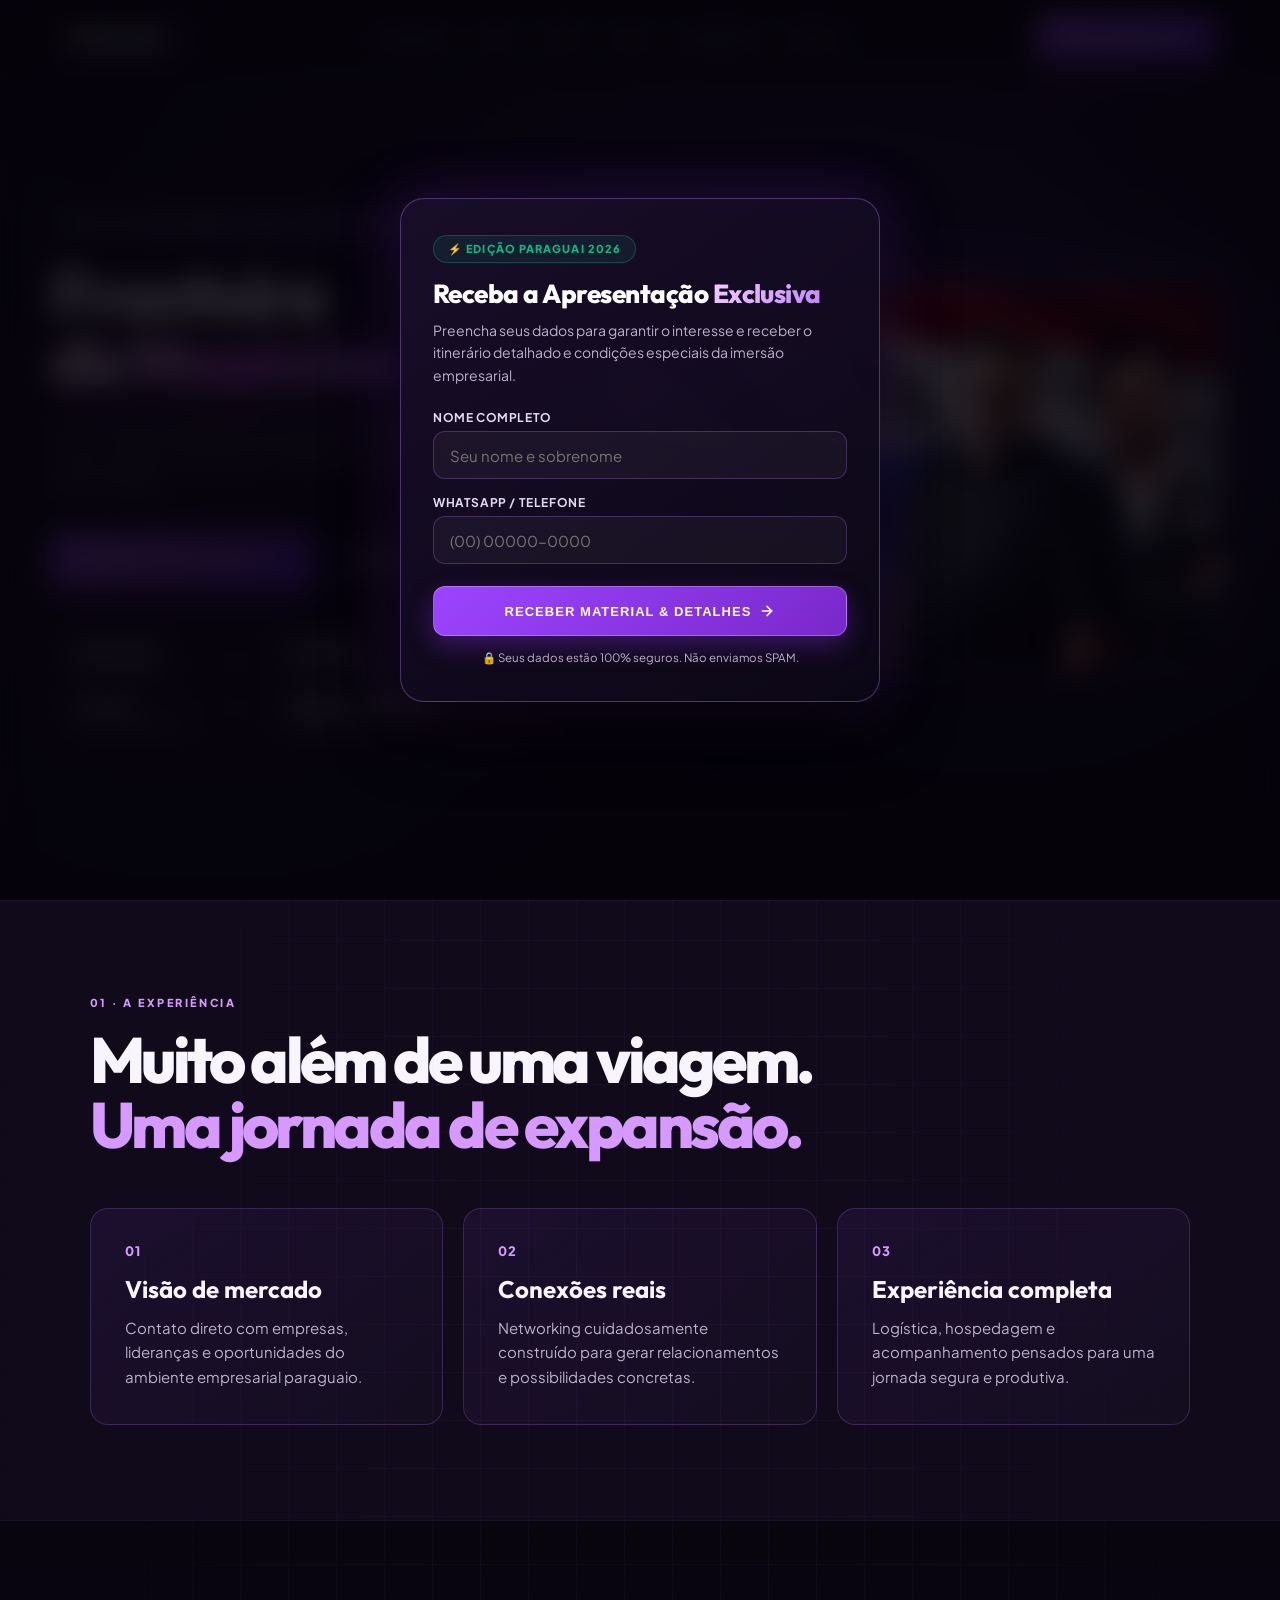
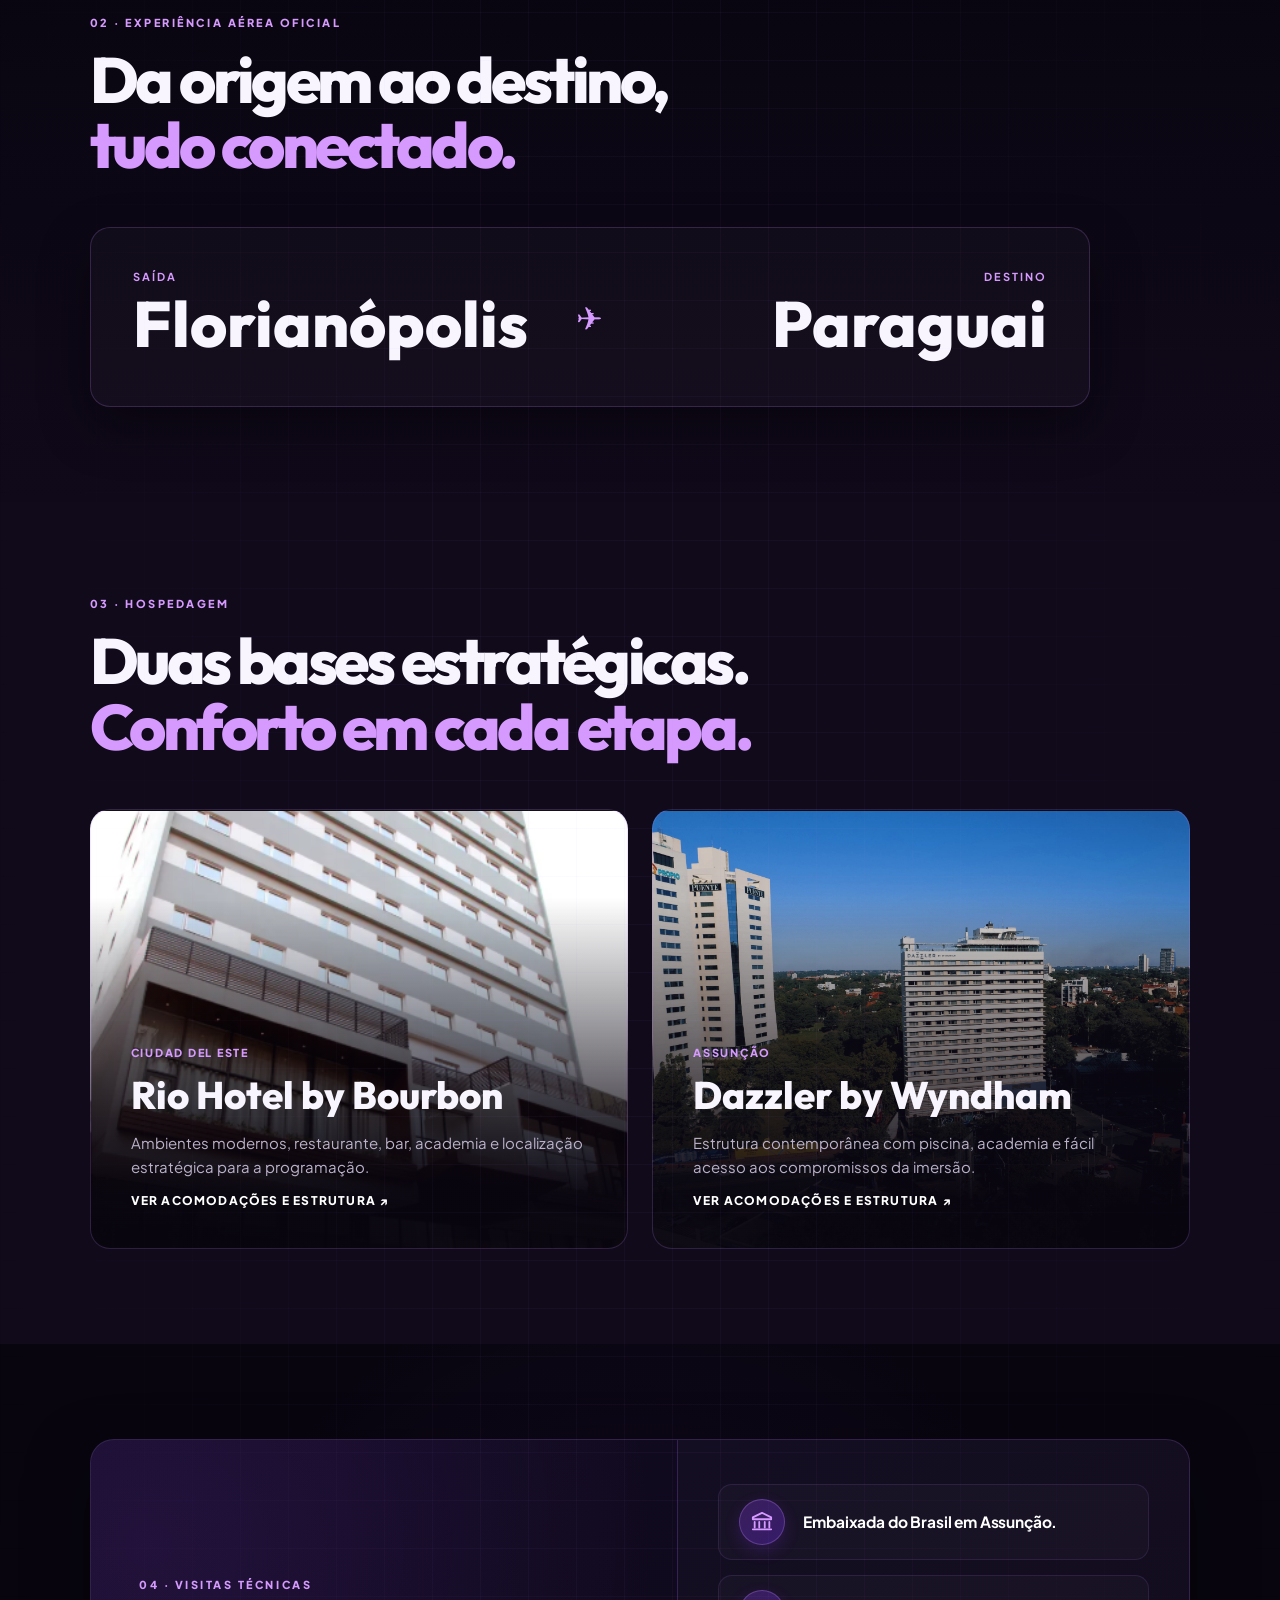
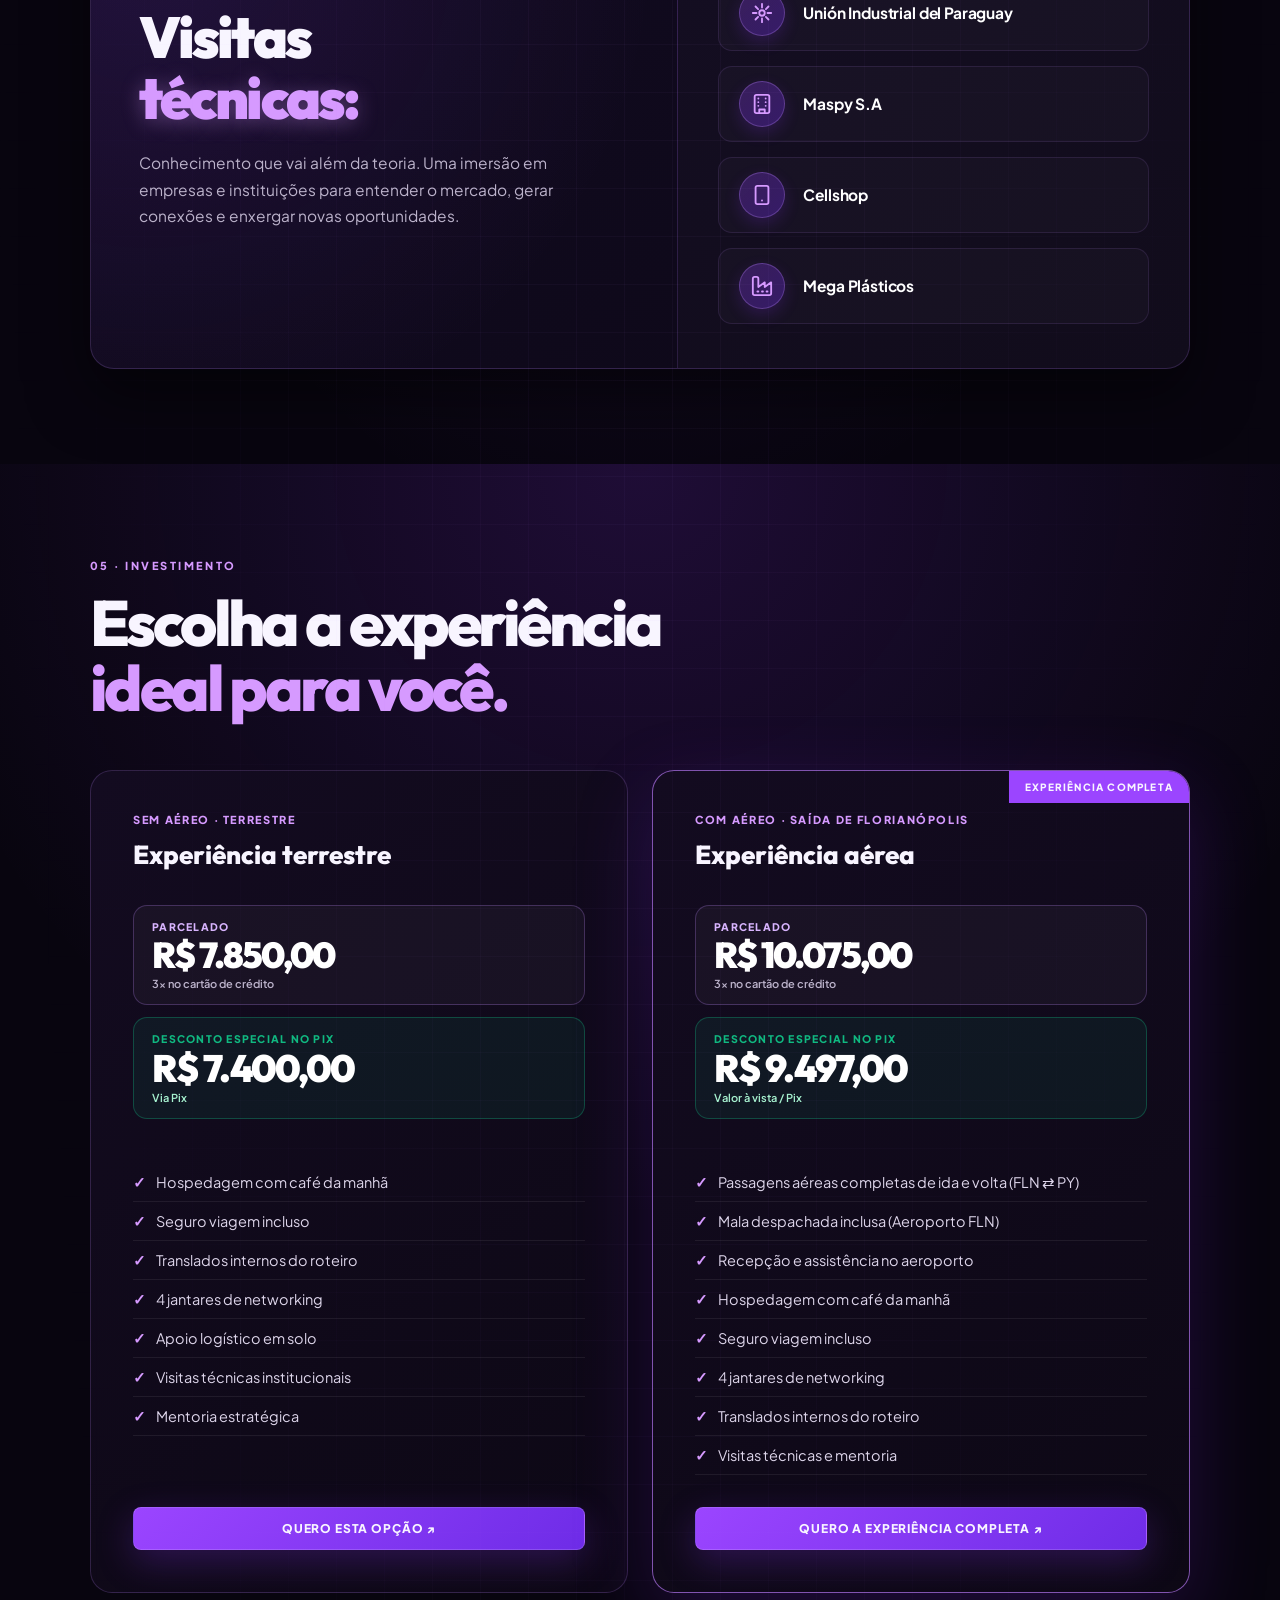
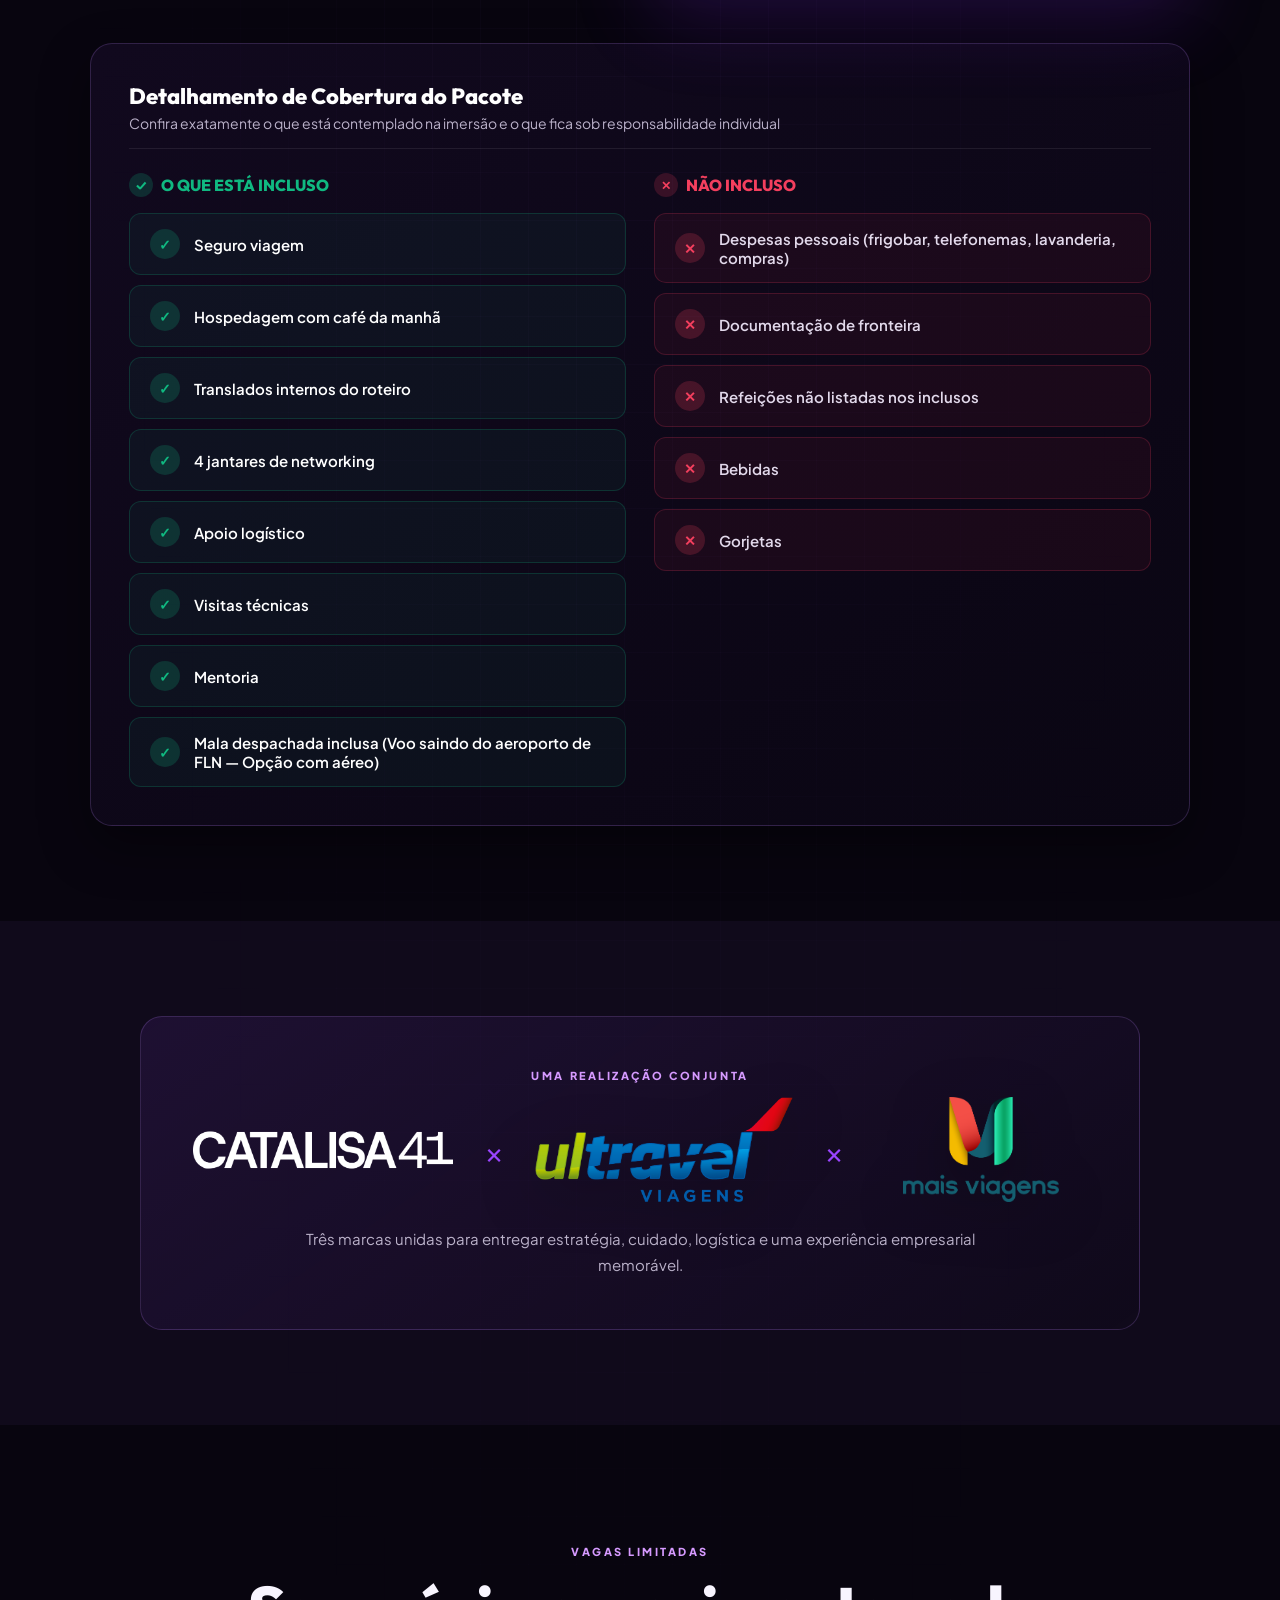
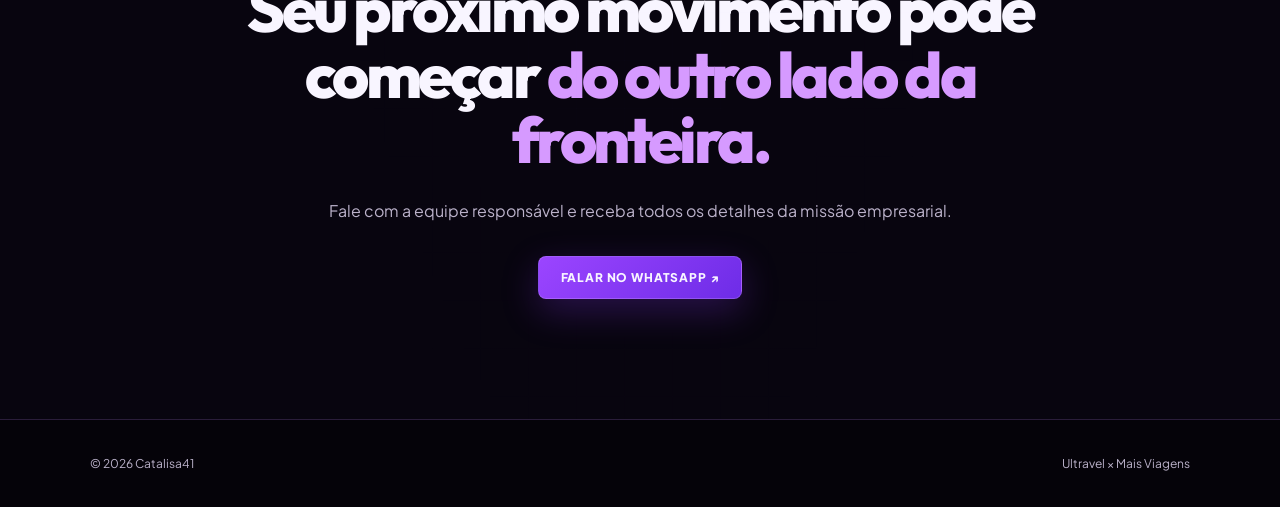
<file: index.html>
<!doctype html>
<html lang="pt-BR">

<head>
  <meta charset="UTF-8">
  <meta name="viewport" content="width=device-width,initial-scale=1">
  <meta name="description" content="Catalisa41 — Fronteira de Negócios. Imersão empresarial no Paraguai 2026.">
  <meta name="theme-color" content="#08050f">
  <link rel="icon" type="image/png" href="./favicon.png">
  <link rel="apple-touch-icon" href="./favicon.png">
  <title>Catalisa41 | Fronteira de Negócios — Paraguai 2026</title>
  <link rel="preconnect" href="https://fonts.googleapis.com">
  <link rel="preconnect" href="https://fonts.gstatic.com" crossorigin>
  <link
    href="https://fonts.googleapis.com/css2?family=Outfit:wght@500;600;700;800;900&family=Plus+Jakarta+Sans:wght@400;500;600;700;800&display=swap"
    rel="stylesheet">
  <script src="./tracking-config.js"></script>
  <style>
    :root {
      --bg: #08050f;
      --panel: #100a1b;
      --panel2: #160d25;
      --violet: #9b45ff;
      --violet2: #6e2ce7;
      --pink: #d69aff;
      --text: #f8f5ff;
      --muted: #bbb2ca;
      --line: rgba(190, 135, 255, 0.2);
    }

    * {
      box-sizing: border-box;
    }

    html {
      scroll-behavior: smooth;
    }

    body {
      margin: 0;
      background: radial-gradient(circle at 80% 15%, rgba(155, 69, 255, 0.12), transparent 45%),
        radial-gradient(circle at 15% 55%, rgba(110, 44, 231, 0.1), transparent 50%),
        var(--bg);
      background-attachment: fixed;
      color: var(--text);
      font-family: 'Plus Jakarta Sans', Inter, -apple-system, BlinkMacSystemFont, sans-serif;
      overflow-x: hidden;
      -webkit-font-smoothing: antialiased;
    }

    a {
      color: inherit;
      text-decoration: none;
    }

    img {
      max-width: 100%;
      display: block;
    }

    /* Header Nav */
    .nav {
      height: 76px;
      padding: 0 max(22px, 5vw);
      display: flex;
      align-items: center;
      justify-content: space-between;
      background: rgba(8, 5, 15, 0.9);
      border-bottom: 1px solid var(--line);
      position: sticky;
      top: 0;
      z-index: 50;
      backdrop-filter: blur(15px);
      -webkit-backdrop-filter: blur(15px);
    }

    .brand {
      font-family: 'Outfit', sans-serif;
      font-weight: 900;
      letter-spacing: -0.04em;
      font-size: 21px;
    }

    .brand span {
      color: var(--violet);
    }

    .nav-links {
      display: flex;
      gap: 26px;
      color: var(--muted);
      font-size: 13px;
      font-weight: 600;
    }

    .nav-links a {
      transition: color 0.2s;
    }

    .nav-links a:hover {
      color: #ffffff;
    }

    .nav-cta,
    .button {
      background: linear-gradient(135deg, var(--violet), var(--violet2));
      padding: 13px 22px;
      border-radius: 8px;
      font-size: 12px;
      font-weight: 800;
      letter-spacing: 0.07em;
      text-transform: uppercase;
      box-shadow: 0 12px 36px rgba(130, 52, 235, 0.28);
      display: inline-flex;
      align-items: center;
      justify-content: center;
      gap: 8px;
      border: 1px solid rgba(255, 255, 255, 0.15);
      cursor: pointer;
      transition: transform 0.2s, box-shadow 0.2s;
    }

    .nav-cta:hover,
    .button:hover {
      transform: translateY(-2px);
      box-shadow: 0 16px 42px rgba(130, 52, 235, 0.4);
    }

    /* Hero Section - Redesenhado Premium */
    #inicio {
      position: relative;
    }

    #inicio::before {
      content: "";
      position: absolute;
      inset: 0;
      background-image:
        linear-gradient(rgba(190, 135, 255, 0.04) 1px, transparent 1px),
        linear-gradient(90deg, rgba(190, 135, 255, 0.04) 1px, transparent 1px);
      background-size: 48px 48px;
      mask-image: radial-gradient(ellipse at 50% 30%, black 20%, transparent 75%);
      -webkit-mask-image: radial-gradient(ellipse at 50% 30%, black 20%, transparent 75%);
      pointer-events: none;
      z-index: 1;
    }

    #inicio::after {
      content: "";
      position: absolute;
      top: -120px;
      left: 50%;
      transform: translateX(-50%);
      width: 960px;
      height: 480px;
      background: radial-gradient(ellipse, rgba(155, 69, 255, 0.16) 0%, rgba(99, 102, 241, 0.08) 45%, transparent 75%);
      filter: blur(70px);
      pointer-events: none;
      z-index: 1;
    }

    .hero-section {
      display: grid;
      grid-template-columns: 0.88fr 1.12fr;
      align-items: center;
      gap: 50px;
      max-width: 1440px;
      margin: 0 auto;
      padding: 50px max(24px, 4vw) 70px;
      min-height: calc(100vh - 76px);
      position: relative;
      z-index: 2;
    }

    .hero-copy {
      position: relative;
      padding: 0;
      order: 1;
      max-width: 620px;
    }

    /* Eyebrow Badge */
    .hero-badge {
      display: inline-flex;
      align-items: center;
      gap: 10px;
      padding: 7px 16px;
      border-radius: 99px;
      background: rgba(155, 69, 255, 0.08);
      border: 1px solid rgba(190, 135, 255, 0.32);
      backdrop-filter: blur(12px);
      -webkit-backdrop-filter: blur(12px);
      box-shadow: 0 4px 20px rgba(155, 69, 255, 0.14), inset 0 1px 0 rgba(255, 255, 255, 0.12);
      margin-bottom: 24px;
    }

    .badge-pulse {
      width: 8px;
      height: 8px;
      border-radius: 50%;
      background: #10b981;
      box-shadow: 0 0 10px #10b981;
      position: relative;
      flex-shrink: 0;
    }

    .badge-pulse::after {
      content: "";
      position: absolute;
      inset: -3px;
      border-radius: 50%;
      border: 1.5px solid #10b981;
      opacity: 0.6;
      animation: beaconPulse 2.2s ease-out infinite;
    }

    @keyframes beaconPulse {
      0% {
        transform: scale(0.9);
        opacity: 0.8;
      }

      100% {
        transform: scale(2.3);
        opacity: 0;
      }
    }

    .badge-edition {
      font-size: 11px;
      font-weight: 800;
      letter-spacing: 0.18em;
      text-transform: uppercase;
      color: #ffffff;
    }

    .badge-sep {
      color: rgba(214, 154, 255, 0.45);
      font-size: 10px;
    }

    .badge-highlight {
      font-size: 10.5px;
      font-weight: 800;
      letter-spacing: 0.12em;
      text-transform: uppercase;
      color: var(--pink);
    }

    /* Headline */
    .hero-title {
      font-family: 'Outfit', sans-serif;
      font-size: clamp(3.2rem, 5.2vw, 5.4rem);
      line-height: 0.98;
      letter-spacing: -0.045em;
      margin: 0 0 22px;
      font-weight: 900;
      color: #ffffff;
    }

    .hero-title-highlight {
      display: inline-block;
      background: linear-gradient(135deg, #ffffff 0%, #f5d0fe 25%, #d946ef 55%, #c084fc 80%, #a855f7 100%);
      -webkit-background-clip: text;
      -webkit-text-fill-color: transparent;
      filter: drop-shadow(0 4px 28px rgba(217, 70, 239, 0.45));
    }

    /* Lead */
    .hero-lead {
      font-size: clamp(16px, 1.3vw, 18.5px);
      line-height: 1.7;
      color: #c7bdd8;
      margin: 0 0 34px;
      max-width: 540px;
      font-weight: 400;
    }

    /* Actions */
    .hero-actions {
      display: flex;
      gap: 16px;
      flex-wrap: wrap;
      align-items: center;
      margin-bottom: 38px;
    }

    .hero-btn-primary {
      background: linear-gradient(135deg, #9b45ff 0%, #7928ca 50%, #6320ee 100%);
      color: #ffffff;
      padding: 16px 28px;
      border-radius: 12px;
      font-size: 13px;
      font-weight: 800;
      letter-spacing: 0.07em;
      text-transform: uppercase;
      display: inline-flex;
      align-items: center;
      gap: 10px;
      border: 1px solid rgba(255, 255, 255, 0.28);
      box-shadow: 0 14px 34px rgba(121, 40, 202, 0.42), inset 0 1px 0 rgba(255, 255, 255, 0.35);
      cursor: pointer;
      position: relative;
      overflow: hidden;
      transition: transform 0.25s cubic-bezier(0.2, 0.8, 0.2, 1), box-shadow 0.25s ease;
    }

    .hero-btn-primary::after {
      content: "";
      position: absolute;
      top: 0;
      left: -100%;
      width: 100%;
      height: 100%;
      background: linear-gradient(90deg, transparent, rgba(255, 255, 255, 0.25), transparent);
      transition: 0.6s;
    }

    .hero-btn-primary:hover::after {
      left: 100%;
    }

    .hero-btn-primary:hover {
      transform: translateY(-2.5px);
      box-shadow: 0 20px 45px rgba(121, 40, 202, 0.65), inset 0 1px 0 rgba(255, 255, 255, 0.5);
    }

    .hero-btn-primary svg {
      transition: transform 0.25s ease;
    }

    .hero-btn-primary:hover svg {
      transform: translate(2px, -2px);
    }

    .hero-btn-secondary {
      background: rgba(255, 255, 255, 0.035);
      color: #f1edfa;
      padding: 16px 24px;
      border-radius: 12px;
      font-size: 13px;
      font-weight: 700;
      letter-spacing: 0.04em;
      display: inline-flex;
      align-items: center;
      gap: 8px;
      border: 1px solid rgba(190, 135, 255, 0.25);
      backdrop-filter: blur(12px);
      -webkit-backdrop-filter: blur(12px);
      cursor: pointer;
      transition: all 0.25s ease;
    }

    .hero-btn-secondary:hover {
      background: rgba(155, 69, 255, 0.12);
      border-color: rgba(214, 154, 255, 0.55);
      color: #ffffff;
      transform: translateY(-2px);
    }

    /* Executive Highlights Bar */
    .hero-highlights {
      display: grid;
      grid-template-columns: repeat(4, auto);
      align-items: center;
      gap: 18px;
      padding: 16px 22px;
      background: rgba(255, 255, 255, 0.025);
      border: 1px solid rgba(190, 135, 255, 0.18);
      border-radius: 16px;
      backdrop-filter: blur(10px);
      -webkit-backdrop-filter: blur(10px);
      box-shadow: inset 0 1px 0 rgba(255, 255, 255, 0.06);
      max-width: 580px;
    }

    .highlight-item {
      display: flex;
      flex-direction: column;
      gap: 3px;
    }

    .highlight-val {
      font-family: 'Outfit', sans-serif;
      font-size: 16px;
      font-weight: 800;
      color: #ffffff;
      letter-spacing: 0;
      word-spacing: 0.1em;
    }

    .highlight-lbl {
      font-size: 11px;
      color: var(--muted);
      font-weight: 500;
      letter-spacing: 0.02em;
    }

    .highlight-sep {
      width: 1px;
      height: 28px;
      background: rgba(190, 135, 255, 0.2);
    }

    /* Right Column: Hero Visual Stage (LARGE HIGH-RES PHOTO) */
    .hero-visual {
      position: relative;
      width: 100%;
      order: 2;
      display: flex;
      justify-content: center;
      align-items: center;
    }

    .hero-glow-aura {
      position: absolute;
      inset: -8%;
      background: radial-gradient(circle at 60% 45%, rgba(155, 69, 255, 0.35) 0%, rgba(59, 130, 246, 0.18) 50%, transparent 70%);
      filter: blur(60px);
      pointer-events: none;
      z-index: 1;
    }

    .hero-card-stage {
      position: relative;
      z-index: 2;
      width: 100%;
      border-radius: 24px;
      padding: 6px;
      background: linear-gradient(145deg, rgba(255, 255, 255, 0.12) 0%, rgba(155, 69, 255, 0.08) 50%, rgba(16, 10, 27, 0.9) 100%);
      border: 1px solid rgba(190, 135, 255, 0.35);
      box-shadow:
        0 30px 85px rgba(0, 0, 0, 0.75),
        0 0 65px rgba(155, 69, 255, 0.25),
        inset 0 1px 0 rgba(255, 255, 255, 0.25);
      transition: transform 0.4s ease, border-color 0.4s ease, box-shadow 0.4s ease;
    }

    .hero-card-stage:hover {
      transform: translateY(-4px);
      border-color: rgba(214, 154, 255, 0.6);
      box-shadow:
        0 40px 95px rgba(0, 0, 0, 0.85),
        0 0 85px rgba(155, 69, 255, 0.35);
    }

    .hero-image-canvas {
      position: relative;
      border-radius: 20px;
      overflow: hidden;
      background: #0d0818;
      width: 100%;
      aspect-ratio: 16 / 10;
      display: flex;
    }

    .hero-main-img {
      width: 100%;
      height: 100%;
      object-fit: cover;
      object-position: center 15%;
      display: block;
      transition: transform 0.5s cubic-bezier(0.16, 1, 0.3, 1);
    }

    .hero-card-stage:hover .hero-main-img {
      transform: scale(1.025);
    }

    /* Common Sections */
    section {
      padding: 95px max(22px, 7vw);
    }

    .section-label {
      color: var(--pink);
      font-size: 11px;
      letter-spacing: 0.23em;
      font-weight: 800;
      text-transform: uppercase;
    }

    .section-title {
      font-family: 'Outfit', sans-serif;
      font-size: clamp(2.3rem, 5vw, 4.6rem);
      letter-spacing: -0.055em;
      line-height: 1.02;
      margin: 18px 0 50px;
      font-weight: 800;
    }

    .section-title span {
      color: var(--pink);
    }

    /* 01 · A Experiência */
    .experience {
      background: var(--panel);
      border-top: 1px solid rgba(255, 255, 255, 0.04);
      border-bottom: 1px solid rgba(255, 255, 255, 0.04);
    }

    .feature-grid {
      display: grid;
      grid-template-columns: repeat(3, 1fr);
      gap: 20px;
    }

    .feature {
      padding: 34px;
      border: 1px solid var(--line);
      background: linear-gradient(145deg, rgba(155, 69, 255, 0.09), rgba(255, 255, 255, 0.015));
      border-radius: 18px;
      transition: transform 0.25s, border-color 0.25s;
    }

    .feature:hover {
      transform: translateY(-4px);
      border-color: rgba(190, 135, 255, 0.45);
    }

    .feature b {
      display: block;
      color: var(--pink);
      font-size: 13px;
      margin-bottom: 15px;
      font-weight: 800;
      letter-spacing: 0.1em;
    }

    .feature h3 {
      font-family: 'Outfit', sans-serif;
      font-size: 24px;
      margin: 0 0 12px;
      font-weight: 700;
    }

    .feature p {
      color: var(--muted);
      line-height: 1.65;
      margin: 0;
      font-size: 15px;
    }

    /* 02 · Rota Aérea */
    .route {
      background: linear-gradient(180deg, #08050f, #10091a);
    }

    .route-card {
      max-width: 1000px;
      border: 1px solid var(--line);
      border-radius: 20px;
      padding: 42px;
      background: rgba(255, 255, 255, 0.025);
      display: grid;
      grid-template-columns: 1fr auto 1fr;
      align-items: center;
      gap: 28px;
      box-shadow: 0 20px 50px rgba(0, 0, 0, 0.4);
    }

    .city small {
      display: block;
      color: var(--pink);
      letter-spacing: 0.18em;
      font-weight: 700;
      font-size: 11px;
    }

    .city strong {
      font-family: 'Outfit', sans-serif;
      font-size: clamp(2rem, 5vw, 4.2rem);
      font-weight: 800;
    }

    .city:last-child {
      text-align: right;
    }

    .flight {
      color: var(--pink);
      font-size: 32px;
      display: flex;
      justify-content: center;
    }

    /* 03 · Hospedagem */
    .hotels {
      background: var(--panel);
    }

    .hotel-grid {
      display: grid;
      grid-template-columns: 1fr 1fr;
      gap: 24px;
    }

    .hotel {
      min-height: 440px;
      padding: 40px;
      border-radius: 20px;
      border: 1px solid var(--line);
      background-image: linear-gradient(180deg, transparent 20%, rgba(8, 5, 15, 0.96) 88%), var(--hotel-image);
      background-size: cover;
      background-position: center;
      display: flex;
      flex-direction: column;
      justify-content: flex-end;
      cursor: pointer;
      transition: transform 0.3s, border-color 0.3s, box-shadow 0.3s;
      position: relative;
      overflow: hidden;
    }

    .hotel:hover {
      transform: translateY(-5px);
      border-color: rgba(190, 123, 255, 0.65);
      box-shadow: 0 20px 45px rgba(0, 0, 0, 0.5);
    }

    .hotel small {
      color: var(--pink);
      letter-spacing: 0.16em;
      font-weight: 800;
      font-size: 11px;
    }

    .hotel h3 {
      font-family: 'Outfit', sans-serif;
      font-size: clamp(1.8rem, 3vw, 3rem);
      margin: 12px 0;
      font-weight: 800;
    }

    .hotel p {
      color: var(--muted);
      line-height: 1.6;
      max-width: 540px;
      margin: 0;
      font-size: 15px;
    }

    .hotel .view {
      margin-top: 14px;
      color: #ffffff;
      font-size: 12px;
      font-weight: 800;
      letter-spacing: 0.1em;
      display: inline-flex;
      align-items: center;
      gap: 6px;
    }

    /* 04 · Visitas Técnicas (Novo e Exclusivo) */
    .visits {
      background: radial-gradient(circle at 50% 50%, rgba(155, 69, 255, 0.08), transparent 60%), #08050f;
    }

    .visits-card {
      max-width: 1100px;
      margin: 0 auto;
      border-radius: 24px;
      border: 1px solid var(--line);
      background: linear-gradient(145deg, #120b22, #0d0817);
      display: grid;
      grid-template-columns: 1.15fr 1fr;
      overflow: hidden;
      box-shadow: 0 25px 60px rgba(0, 0, 0, 0.5);
    }

    .visits-info {
      padding: 56px 48px;
      display: flex;
      flex-direction: column;
      justify-content: center;
      border-right: 1px solid rgba(190, 135, 255, 0.15);
      background: radial-gradient(circle at 10% 20%, rgba(155, 69, 255, 0.12), transparent 75%);
    }

    .visits-title {
      font-family: 'Outfit', sans-serif;
      font-size: clamp(2.4rem, 4.5vw, 4.2rem);
      letter-spacing: -0.05em;
      line-height: 1.05;
      margin: 16px 0 22px;
      font-weight: 900;
    }

    .visits-title span {
      color: var(--pink);
      text-shadow: 0 4px 20px rgba(214, 154, 255, 0.35);
    }

    .visits-desc {
      color: var(--muted);
      line-height: 1.7;
      font-size: 15.5px;
      margin: 0;
      max-width: 440px;
    }

    .visits-list {
      padding: 44px 40px;
      display: flex;
      flex-direction: column;
      justify-content: center;
      gap: 15px;
      background: rgba(255, 255, 255, 0.015);
    }

    .visit-item {
      display: flex;
      align-items: center;
      gap: 18px;
      padding: 14px 20px;
      border-radius: 14px;
      background: rgba(255, 255, 255, 0.025);
      border: 1px solid rgba(190, 135, 255, 0.12);
      transition: transform 0.25s ease, border-color 0.25s ease, background 0.25s ease;
    }

    .visit-item:hover {
      transform: translateX(6px);
      border-color: rgba(190, 135, 255, 0.45);
      background: rgba(155, 69, 255, 0.08);
    }

    .visit-icon {
      width: 46px;
      height: 46px;
      border-radius: 50%;
      background: linear-gradient(135deg, rgba(155, 69, 255, 0.25), rgba(110, 44, 231, 0.35));
      border: 1px solid rgba(190, 135, 255, 0.3);
      display: flex;
      align-items: center;
      justify-content: center;
      color: var(--pink);
      flex-shrink: 0;
      box-shadow: 0 6px 16px rgba(130, 52, 235, 0.2);
    }

    .visit-name {
      font-weight: 700;
      font-size: 15.5px;
      color: #ffffff;
      letter-spacing: -0.01em;
    }

    /* 05 · Investimento */
    .pricing {
      background: radial-gradient(circle at 50% 0, rgba(142, 53, 245, 0.17), transparent 35%), #08050f;
    }

    .price-grid {
      display: grid;
      grid-template-columns: 1fr 1fr;
      gap: 24px;
      max-width: 1100px;
      margin: 0 auto 50px;
    }

    .price-card {
      border: 1px solid var(--line);
      background: linear-gradient(145deg, #130b20, #0d0815);
      border-radius: 22px;
      padding: 42px;
      position: relative;
      overflow: hidden;
      display: flex;
      flex-direction: column;
    }

    .price-card.featured {
      border-color: rgba(190, 123, 255, 0.65);
      box-shadow: 0 25px 80px rgba(118, 37, 220, 0.22);
    }

    .badge {
      position: absolute;
      right: 0;
      top: 0;
      background: var(--violet);
      font-size: 10px;
      font-weight: 900;
      padding: 10px 16px;
      letter-spacing: 0.12em;
    }

    .price-card>small {
      color: var(--pink);
      font-weight: 800;
      letter-spacing: 0.15em;
      font-size: 11px;
    }

    .price-card h3 {
      font-family: 'Outfit', sans-serif;
      font-size: 26px;
      margin: 12px 0;
      font-weight: 800;
    }

    .price {
      font-family: 'Outfit', sans-serif;
      font-size: clamp(3rem, 6vw, 4.8rem);
      font-weight: 900;
      letter-spacing: -0.06em;
      margin: 24px 0 6px;
    }

    .per {
      color: var(--muted);
      font-size: 12px;
      text-transform: uppercase;
      letter-spacing: 0.1em;
    }

    .price-card ul {
      padding: 0;
      list-style: none;
      margin: 28px 0 32px;
      flex-grow: 1;
    }

    .price-card li {
      padding: 10px 0;
      border-bottom: 1px solid rgba(255, 255, 255, 0.07);
      color: #ddd5ea;
      font-size: 14.5px;
    }

    .price-card li:before {
      content: "✓";
      color: var(--pink);
      font-weight: 900;
      margin-right: 10px;
    }

    .price-card .button {
      width: 100%;
      text-align: center;
    }

    /* Tabs de Incluso e Não Incluso */
    .inclusion-wrapper {
      max-width: 1100px;
      margin: 0 auto;
      border: 1px solid var(--line);
      border-radius: 22px;
      background: linear-gradient(145deg, #11091e, #0a0613);
      padding: 38px;
      box-shadow: 0 20px 50px rgba(0, 0, 0, 0.4);
    }

    .inclusion-header {
      display: flex;
      justify-content: space-between;
      align-items: center;
      flex-wrap: wrap;
      gap: 20px;
      margin-bottom: 30px;
      padding-bottom: 22px;
      border-bottom: 1px solid rgba(255, 255, 255, 0.08);
    }

    .inclusion-title h4 {
      font-family: 'Outfit', sans-serif;
      font-size: 24px;
      margin: 0 0 6px;
      font-weight: 800;
    }

    .inclusion-title p {
      color: var(--muted);
      margin: 0;
      font-size: 14px;
    }

    .inclusion-tabs {
      display: flex;
      background: rgba(255, 255, 255, 0.04);
      padding: 5px;
      border-radius: 12px;
      border: 1px solid rgba(190, 135, 255, 0.15);
      gap: 6px;
    }

    .inc-tab-btn {
      background: transparent;
      border: none;
      color: var(--muted);
      padding: 10px 18px;
      border-radius: 8px;
      font-size: 12.5px;
      font-weight: 700;
      cursor: pointer;
      transition: all 0.2s;
    }

    .inc-tab-btn.active {
      background: linear-gradient(135deg, var(--violet), var(--violet2));
      color: #ffffff;
      box-shadow: 0 4px 15px rgba(155, 69, 255, 0.4);
    }

    .inc-tab-content {
      display: none;
    }

    .inc-tab-content.active {
      display: block;
      animation: fadeIn 0.3s ease;
    }

    @keyframes fadeIn {
      from {
        opacity: 0;
        transform: translateY(6px);
      }

      to {
        opacity: 1;
        transform: translateY(0);
      }
    }

    .inc-items-grid {
      display: grid;
      grid-template-columns: repeat(auto-fill, minmax(300px, 1fr));
      gap: 14px;
    }

    .inc-item {
      padding: 15px 20px;
      border-radius: 12px;
      display: flex;
      align-items: center;
      gap: 14px;
      font-size: 15px;
      font-weight: 600;
    }

    .inc-item.yes {
      background: rgba(16, 185, 129, 0.06);
      border: 1px solid rgba(16, 185, 129, 0.2);
      color: #ffffff;
    }

    .inc-item.yes .icon-badge {
      width: 30px;
      height: 30px;
      border-radius: 50%;
      background: rgba(16, 185, 129, 0.2);
      color: #10b981;
      display: flex;
      align-items: center;
      justify-content: center;
      font-weight: 900;
      font-size: 14px;
      flex-shrink: 0;
    }

    .inc-item.no {
      background: rgba(244, 63, 94, 0.06);
      border: 1px solid rgba(244, 63, 94, 0.2);
      color: #e2d9eb;
    }

    .inc-item.no .icon-badge {
      width: 30px;
      height: 30px;
      border-radius: 50%;
      background: rgba(244, 63, 94, 0.2);
      color: #f43f5e;
      display: flex;
      align-items: center;
      justify-content: center;
      font-weight: 900;
      font-size: 14px;
      flex-shrink: 0;
    }

    .inc-dual-view {
      display: grid;
      grid-template-columns: 1fr 1fr;
      gap: 28px;
    }

    .inc-col-title {
      font-family: 'Outfit', sans-serif;
      font-size: 18px;
      font-weight: 800;
      margin: 0 0 16px;
      display: flex;
      align-items: center;
      gap: 10px;
    }

    .inc-col-title.yes {
      color: #10b981;
    }

    .inc-col-title.no {
      color: #f43f5e;
    }

    /* Parceria */
    .partners {
      background: var(--panel);
      text-align: center;
    }

    .partner-box {
      border: 1px solid var(--line);
      border-radius: 22px;
      padding: 52px;
      background: linear-gradient(145deg, rgba(155, 69, 255, 0.1), transparent);
      max-width: 1000px;
      margin: auto;
    }

    .partner-names {
      display: flex;
      justify-content: center;
      align-items: center;
      gap: 32px;
      margin-top: 15px;
    }

    .partner-names img {
      width: min(260px, 34vw);
      height: 105px;
      object-fit: contain;
      filter: drop-shadow(0 15px 28px rgba(0, 0, 0, 0.3));
    }

    .partner-names i {
      color: var(--violet);
      font-style: normal;
      font-size: 30px;
    }

    .partner-box p {
      color: var(--muted);
      line-height: 1.7;
      max-width: 670px;
      margin: 24px auto 0;
      font-size: 15px;
    }

    /* Fechamento */
    .closing {
      text-align: center;
      padding-top: 120px;
      padding-bottom: 120px;
    }

    .closing .section-title {
      max-width: 900px;
      margin: 18px auto 28px;
    }

    .closing p {
      color: var(--muted);
      margin-bottom: 35px;
      font-size: 16px;
    }

    /* Footer */
    footer {
      padding: 36px max(22px, 7vw);
      border-top: 1px solid var(--line);
      color: var(--muted);
      display: flex;
      justify-content: space-between;
      font-size: 12px;
      background: #050309;
    }

    /* Gallery Modal */
    .gallery {
      position: fixed;
      inset: 0;
      background: rgba(3, 1, 8, 0.94);
      z-index: 100;
      display: none;
      align-items: center;
      justify-content: center;
      padding: 20px;
      backdrop-filter: blur(12px);
      -webkit-backdrop-filter: blur(12px);
    }

    .gallery.open {
      display: flex;
    }

    .gallery-panel {
      width: min(1000px, 96vw);
      max-height: 92vh;
      overflow: auto;
      background: #100a1b;
      border: 1px solid var(--line);
      border-radius: 20px;
      padding: 24px;
      box-shadow: 0 30px 80px rgba(0, 0, 0, 0.8);
    }

    .gallery-head {
      display: flex;
      justify-content: space-between;
      align-items: center;
      margin-bottom: 18px;
    }

    .gallery-head h3 {
      margin: 0;
      font-family: 'Outfit', sans-serif;
      font-size: 24px;
    }

    .gallery-close {
      border: 1px solid var(--line);
      background: transparent;
      color: white;
      width: 44px;
      height: 44px;
      border-radius: 50%;
      cursor: pointer;
      font-size: 16px;
      transition: background 0.2s;
    }

    .gallery-close:hover {
      background: rgba(255, 255, 255, 0.1);
    }

    .gallery-main {
      width: 100%;
      height: min(62vh, 600px);
      object-fit: contain;
      background: #05030b;
      border-radius: 14px;
    }

    .thumbs {
      display: grid;
      grid-template-columns: repeat(5, 1fr);
      gap: 12px;
      margin-top: 14px;
    }

    .thumbs button {
      padding: 0;
      border: 2px solid transparent;
      background: none;
      border-radius: 10px;
      overflow: hidden;
      cursor: pointer;
      transition: border-color 0.2s;
    }

    .thumbs button.active {
      border-color: var(--violet);
    }

    .thumbs img {
      width: 100%;
      height: 80px;
      object-fit: cover;
    }

    /* Modal Captura de Leads - Primeira Visita */
    .lead-popup {
      position: fixed;
      inset: 0;
      z-index: 9999;
      background: rgba(5, 3, 10, 0.85);
      backdrop-filter: blur(14px);
      -webkit-backdrop-filter: blur(14px);
      display: flex;
      align-items: center;
      justify-content: center;
      padding: 20px;
      opacity: 0;
      visibility: hidden;
      transition: opacity 0.35s ease, visibility 0.35s ease;
    }

    .lead-popup.active {
      opacity: 1;
      visibility: visible;
    }

    .lead-popup-box {
      width: 100%;
      max-width: 480px;
      background: linear-gradient(145deg, rgba(25, 14, 42, 0.96) 0%, rgba(12, 7, 22, 0.98) 100%);
      border: 1px solid rgba(190, 135, 255, 0.35);
      border-radius: 24px;
      padding: 36px 32px;
      box-shadow: 0 25px 70px rgba(0, 0, 0, 0.85), 0 0 60px rgba(155, 69, 255, 0.25);
      position: relative;
      transform: scale(0.92);
      transition: transform 0.35s cubic-bezier(0.16, 1, 0.3, 1);
    }

    .lead-popup.active .lead-popup-box {
      transform: scale(1);
    }

    .lead-popup-close {
      position: absolute;
      top: 18px;
      right: 18px;
      width: 36px;
      height: 36px;
      border-radius: 50%;
      background: rgba(255, 255, 255, 0.05);
      border: 1px solid rgba(255, 255, 255, 0.15);
      color: #ffffff;
      font-size: 16px;
      cursor: pointer;
      display: flex;
      align-items: center;
      justify-content: center;
      transition: background 0.2s, transform 0.2s;
    }

    .lead-popup-close:hover {
      background: rgba(255, 255, 255, 0.15);
      transform: scale(1.05);
    }

    .lead-popup-tag {
      display: inline-flex;
      align-items: center;
      gap: 8px;
      padding: 6px 14px;
      border-radius: 99px;
      background: rgba(16, 185, 129, 0.1);
      border: 1px solid rgba(16, 185, 129, 0.3);
      color: #10b981;
      font-size: 11px;
      font-weight: 800;
      letter-spacing: 0.1em;
      text-transform: uppercase;
      margin-bottom: 16px;
    }

    .lead-popup-title {
      font-family: 'Outfit', sans-serif;
      font-size: 26px;
      font-weight: 800;
      color: #ffffff;
      margin: 0 0 10px;
      line-height: 1.15;
      letter-spacing: -0.02em;
    }

    .lead-popup-title span {
      background: linear-gradient(135deg, #f5d0fe 0%, #c084fc 100%);
      -webkit-background-clip: text;
      -webkit-text-fill-color: transparent;
    }

    .lead-popup-desc {
      color: var(--muted);
      font-size: 14px;
      line-height: 1.6;
      margin: 0 0 24px;
    }

    .lead-popup-form {
      display: flex;
      flex-direction: column;
      gap: 16px;
    }

    .lead-field {
      display: flex;
      flex-direction: column;
      gap: 6px;
      text-align: left;
    }

    .lead-field label {
      font-size: 12px;
      font-weight: 700;
      letter-spacing: 0.05em;
      text-transform: uppercase;
      color: #e2daf0;
    }

    .lead-field input {
      width: 100%;
      height: 48px;
      padding: 0 16px;
      border-radius: 12px;
      background: rgba(255, 255, 255, 0.04);
      border: 1px solid rgba(190, 135, 255, 0.25);
      color: #ffffff;
      font-size: 15px;
      font-family: inherit;
      outline: none;
      transition: border-color 0.2s, background 0.2s;
    }

    .lead-field input:focus {
      border-color: rgba(214, 154, 255, 0.7);
      background: rgba(155, 69, 255, 0.08);
    }

    .lead-submit-btn {
      margin-top: 6px;
      width: 100%;
      height: 50px;
      border-radius: 12px;
      background: linear-gradient(135deg, #9b45ff 0%, #7928ca 100%);
      border: 1px solid rgba(255, 255, 255, 0.25);
      color: #ffffff;
      font-size: 13px;
      font-weight: 800;
      letter-spacing: 0.08em;
      text-transform: uppercase;
      cursor: pointer;
      display: flex;
      align-items: center;
      justify-content: center;
      gap: 8px;
      box-shadow: 0 10px 25px rgba(121, 40, 202, 0.4);
      transition: transform 0.2s, box-shadow 0.2s;
    }

    .lead-submit-btn:hover {
      transform: translateY(-2px);
      box-shadow: 0 14px 35px rgba(121, 40, 202, 0.6);
    }

    .lead-popup-footer {
      font-size: 11.5px;
      color: var(--muted);
      margin-top: 14px;
      text-align: center;
    }

    /* Responsividade */
    @media(max-width: 950px) {
      .hero-section {
        grid-template-columns: 1fr;
        padding-top: 36px;
        padding-bottom: 60px;
        min-height: auto;
        gap: 36px;
      }

      .hero-visual {
        order: 1;
        max-width: 100%;
        margin: 0 auto;
      }

      .hero-copy {
        order: 2;
        max-width: 100%;
        text-align: left;
      }

      .hero-highlights {
        max-width: 100%;
      }

      .hero-image-canvas {
        aspect-ratio: 16 / 10;
      }

      .visits-card {
        grid-template-columns: 1fr;
      }

      .visits-info {
        padding: 40px 30px;
        border-right: none;
        border-bottom: 1px solid rgba(190, 135, 255, 0.15);
      }

      .visits-list {
        padding: 36px 24px;
      }

      .inc-dual-view {
        grid-template-columns: 1fr;
        gap: 24px;
      }
    }

    @media(max-width: 760px) {
      .nav-links {
        display: none;
      }

      .nav {
        height: 68px;
      }

      .nav-cta {
        padding: 11px 14px;
        font-size: 11px;
      }

      .hero-title {
        font-size: clamp(2.6rem, 9vw, 3.6rem);
      }

      .hero-badge {
        flex-wrap: wrap;
        gap: 6px;
        padding: 6px 12px;
      }

      .hero-actions {
        flex-direction: column;
        width: 100%;
      }

      .hero-btn-primary,
      .hero-btn-secondary {
        width: 100%;
        justify-content: center;
      }

      .hero-highlights {
        grid-template-columns: 1fr 1fr;
        gap: 14px;
        padding: 16px;
      }

      .highlight-sep {
        display: none;
      }

      .feature-grid,
      .hotel-grid,
      .price-grid {
        grid-template-columns: 1fr;
      }

      .route-card {
        grid-template-columns: 1fr;
        text-align: left;
        padding: 28px;
      }

      .city:last-child {
        text-align: left;
      }

      .flight {
        transform: rotate(90deg);
        width: 30px;
      }

      .price-card {
        padding: 30px 24px;
      }

      .partner-box {
        padding: 38px 20px;
      }

      .partner-names {
        flex-direction: column;
        gap: 16px;
      }

      section {
        padding-top: 70px;
        padding-bottom: 70px;
      }

      footer {
        flex-direction: column;
        gap: 12px;
      }

      .inclusion-header {
        flex-direction: column;
        align-items: flex-start;
      }

      .inclusion-tabs {
        width: 100%;
      }

      .inc-tab-btn {
        flex: 1;
        text-align: center;
        padding: 8px 10px;
        font-size: 11px;
      }

      .inc-items-grid {
        grid-template-columns: 1fr;
      }
    }
  </style>
</head>

<body>
  <header class="nav">
    <a class="brand" href="#inicio">CATALISA<span>41</span></a>
    <nav class="nav-links">
      <a href="#experiencia">Experiência</a>
      <a href="#aereo">Aéreo</a>
      <a href="#hoteis">Hotéis</a>
      <a href="#visitas">Visitas</a>
      <a href="#investimento">Investimento</a>
      <a href="#parceria">Parceria</a>
    </nav>
    <a class="nav-cta track-contact"
      href="https://wa.me/5511911083333?text=Olá!%20Quero%20saber%20mais%20sobre%20a%20Fronteira%20de%20Negócios."
      target="_blank" rel="noopener">Tenho interesse ↗</a>
  </header>

  <main id="inicio">
    <!-- Hero -->
    <div class="hero-section">
      <section class="hero-copy">
        <div class="hero-badge">
          <span class="badge-pulse"></span>
          <span class="badge-edition">16 a 21 de Outubro · 2026</span>
          <span class="badge-sep">•</span>
          <span class="badge-highlight">Missão Empresarial VIP</span>
        </div>
        <h1 class="hero-title">Fronteira<br><span class="hero-title-highlight">de Negócios</span></h1>
        <p class="hero-lead">Uma imersão empresarial exclusiva para quem quer conhecer o país, ampliar horizontes
          estratégicos e construir negócios sem fronteiras.</p>
        <div class="hero-actions">
          <a class="hero-btn-primary track-contact"
            href="https://wa.me/5511911083333?text=Olá!%20Quero%20garantir%20minha%20vaga%20na%20Fronteira%20de%20Negócios."
            target="_blank" rel="noopener">
            <span>Garantir minha vaga</span>
            <svg width="18" height="18" viewBox="0 0 24 24" fill="none" stroke="currentColor" stroke-width="2.4"
              stroke-linecap="round" stroke-linejoin="round">
              <line x1="7" y1="17" x2="17" y2="7"></line>
              <polyline points="7 7 17 7 17 17"></polyline>
            </svg>
          </a>
          <a class="hero-btn-secondary" href="#experiencia">
            <span>Explorar a jornada</span>
            <svg width="16" height="16" viewBox="0 0 24 24" fill="none" stroke="currentColor" stroke-width="2.2"
              stroke-linecap="round" stroke-linejoin="round">
              <line x1="12" y1="5" x2="12" y2="19"></line>
              <polyline points="19 12 12 19 5 12"></polyline>
            </svg>
          </a>
        </div>
        <div class="hero-highlights">
          <div class="highlight-item">
            <div class="highlight-val">16 a 21 Out</div>
            <div class="highlight-lbl">Data da Imersão</div>
          </div>
          <div class="highlight-sep"></div>
          <div class="highlight-item">
            <div class="highlight-val">5+ Visitas</div>
            <div class="highlight-lbl">Grandes Empresas</div>
          </div>
          <div class="highlight-sep"></div>
          <div class="highlight-item">
            <div class="highlight-val">C-Level</div>
            <div class="highlight-lbl">Networking Bilateral</div>
          </div>
          <div class="highlight-sep"></div>
          <div class="highlight-item">
            <div class="highlight-val">Logística Inteligente</div>
            <div class="highlight-lbl">Logística & Hotéis</div>
          </div>
        </div>
      </section>

      <div class="hero-visual" aria-label="Anfitriões da Fronteira de Negócios">
        <div class="hero-glow-aura"></div>
        <div class="hero-card-stage">
          <div class="hero-image-canvas">
            <img class="hero-main-img" src="./hero-catalisa41.png" alt="Anfitriões diante da bandeira do Paraguai">
          </div>
        </div>
      </div>
    </div>

    <!-- 01 · A Experiência -->
    <section class="experience" id="experiencia">
      <div class="section-label">01 · A experiência</div>
      <h2 class="section-title">Muito além de uma viagem.<br><span>Uma jornada de expansão.</span></h2>
      <div class="feature-grid">
        <article class="feature">
          <b>01</b>
          <h3>Visão de mercado</h3>
          <p>Contato direto com empresas, lideranças e oportunidades do ambiente empresarial paraguaio.</p>
        </article>
        <article class="feature">
          <b>02</b>
          <h3>Conexões reais</h3>
          <p>Networking cuidadosamente construído para gerar relacionamentos e possibilidades concretas.</p>
        </article>
        <article class="feature">
          <b>03</b>
          <h3>Experiência completa</h3>
          <p>Logística, hospedagem e acompanhamento pensados para uma jornada segura e produtiva.</p>
        </article>
      </div>
    </section>

    <!-- 02 · Rota Aérea -->
    <section class="route" id="aereo">
      <div class="section-label">02 · Experiência aérea oficial</div>
      <h2 class="section-title">Da origem ao destino,<br><span>tudo conectado.</span></h2>
      <div class="route-card">
        <div class="city">
          <small>SAÍDA</small>
          <strong>Florianópolis</strong>
        </div>
        <div class="flight">✈</div>
        <div class="city">
          <small>DESTINO</small>
          <strong>Paraguai</strong>
        </div>
      </div>
    </section>

    <!-- 03 · Hospedagem -->
    <section class="hotels" id="hoteis">
      <div class="section-label">03 · Hospedagem</div>
      <h2 class="section-title">Duas bases estratégicas.<br><span>Conforto em cada etapa.</span></h2>
      <div class="hotel-grid">
        <article class="hotel" role="button" tabindex="0" data-gallery="rio"
          style="--hotel-image:url('./hotels/rio/fachada.png')">
          <small>CIUDAD DEL ESTE</small>
          <h3>Rio Hotel by Bourbon</h3>
          <p>Ambientes modernos, restaurante, bar, academia e localização estratégica para a programação.</p>
          <span class="view">VER ACOMODAÇÕES E ESTRUTURA ↗</span>
        </article>
        <article class="hotel" role="button" tabindex="0" data-gallery="dazzler"
          style="--hotel-image:url('./hotels/dazzler/piscina.png')">
          <small>ASSUNÇÃO</small>
          <h3>Dazzler by Wyndham</h3>
          <p>Estrutura contemporânea com piscina, academia e fácil acesso aos compromissos da imersão.</p>
          <span class="view">VER ACOMODAÇÕES E ESTRUTURA ↗</span>
        </article>
      </div>
    </section>

    <!-- 04 · Visitas Técnicas -->
    <section class="visits" id="visitas">
      <div class="visits-card">
        <div class="visits-info">
          <div class="section-label">04 · Visitas técnicas</div>
          <h2 class="visits-title">Visitas<br><span>técnicas:</span></h2>
          <p class="visits-desc">Conhecimento que vai além da teoria. Uma imersão em empresas e instituições para
            entender o mercado, gerar conexões e enxergar novas oportunidades.</p>
        </div>
        <div class="visits-list">
          <div class="visit-item">
            <div class="visit-icon">
              <!-- Embassy -->
              <svg width="22" height="22" viewBox="0 0 24 24" fill="none" stroke="currentColor" stroke-width="2"
                stroke-linecap="round" stroke-linejoin="round">
                <path d="m2 7 10-5 10 5v2H2V7z" />
                <path d="M4 12v6" />
                <path d="M9 12v6" />
                <path d="M15 12v6" />
                <path d="M20 12v6" />
                <path d="M2 20h20" />
              </svg>
            </div>
            <span class="visit-name">Embaixada do Brasil em Assunção.</span>
          </div>
          <div class="visit-item">
            <div class="visit-icon">
              <!-- UIP -->
              <svg width="22" height="22" viewBox="0 0 24 24" fill="none" stroke="currentColor" stroke-width="2"
                stroke-linecap="round" stroke-linejoin="round">
                <path d="M12 2v4" />
                <path d="m4.93 4.93 2.83 2.83" />
                <path d="M2 12h4" />
                <path d="m4.93 19.07 2.83-2.83" />
                <path d="M12 22v-4" />
                <path d="m19.07 19.07-2.83-2.83" />
                <path d="M22 12h-4" />
                <path d="m19.07 4.93-2.83 2.83" />
                <circle cx="12" cy="12" r="3" />
              </svg>
            </div>
            <span class="visit-name">Unión Industrial del Paraguay</span>
          </div>
          <div class="visit-item">
            <div class="visit-icon">
              <!-- Maspy S.A -->
              <svg width="22" height="22" viewBox="0 0 24 24" fill="none" stroke="currentColor" stroke-width="2"
                stroke-linecap="round" stroke-linejoin="round">
                <rect width="16" height="20" x="4" y="2" rx="2" ry="2" />
                <path d="M9 22v-4h6v4" />
                <path d="M8 6h.01" />
                <path d="M16 6h.01" />
                <path d="M8 10h.01" />
                <path d="M16 10h.01" />
                <path d="M8 14h.01" />
                <path d="M16 14h.01" />
              </svg>
            </div>
            <span class="visit-name">Maspy S.A</span>
          </div>
          <div class="visit-item">
            <div class="visit-icon">
              <!-- Cellshop -->
              <svg width="22" height="22" viewBox="0 0 24 24" fill="none" stroke="currentColor" stroke-width="2"
                stroke-linecap="round" stroke-linejoin="round">
                <rect width="14" height="20" x="5" y="2" rx="2" ry="2" />
                <path d="M12 18h.01" />
              </svg>
            </div>
            <span class="visit-name">Cellshop</span>
          </div>
          <div class="visit-item">
            <div class="visit-icon">
              <!-- Mega Plasticos -->
              <svg width="22" height="22" viewBox="0 0 24 24" fill="none" stroke="currentColor" stroke-width="2"
                stroke-linecap="round" stroke-linejoin="round">
                <path d="M2 20a2 2 0 0 0 2 2h16a2 2 0 0 0 2-2V8l-7 5V8l-7 5V4a2 2 0 0 0-2-2H4a2 2 0 0 0-2 2Z" />
                <path d="M17 18h1" />
                <path d="M12 18h1" />
                <path d="M7 18h1" />
              </svg>
            </div>
            <span class="visit-name">Mega Plásticos</span>
          </div>
        </div>
      </div>
    </section>

    <!-- 05 · Investimento -->
    <section class="pricing" id="investimento">
      <div class="section-label">05 · Investimento</div>
      <h2 class="section-title">Escolha a experiência<br><span>ideal para você.</span></h2>
      <div class="price-grid">
        <article class="price-card">
          <small>SEM AÉREO · TERRESTRE</small>
          <h3>Experiência terrestre</h3>

          <div class="price-options-box" style="margin: 22px 0 16px; display: flex; flex-direction: column; gap: 12px;">
            <!-- Opção Parcelado -->
            <div
              style="background: rgba(255, 255, 255, 0.035); border: 1px solid rgba(190, 135, 255, 0.25); border-radius: 14px; padding: 14px 18px;">
              <div
                style="font-size: 10.5px; font-weight: 800; letter-spacing: 0.12em; text-transform: uppercase; color: #d8b4fe; margin-bottom: 4px;">
                PARCELADO</div>
              <div
                style="font-family:'Outfit',sans-serif; font-size: 36px; font-weight: 900; letter-spacing: -0.05em; color: #ffffff; line-height: 1;">
                R$ 7.850,00</div>
              <div style="font-size: 11px; color: var(--muted); margin-top: 4px; font-weight: 600;">3x no cartão de
                crédito</div>
            </div>

            <!-- Opção Pix / Via Pix -->
            <div
              style="background: rgba(16, 185, 129, 0.08); border: 1px solid rgba(16, 185, 129, 0.32); border-radius: 14px; padding: 14px 18px;">
              <div
                style="font-size: 10.5px; font-weight: 800; letter-spacing: 0.12em; text-transform: uppercase; color: #10b981; margin-bottom: 4px;">
                DESCONTO ESPECIAL NO PIX</div>
              <div
                style="font-family:'Outfit',sans-serif; font-size: 38px; font-weight: 900; letter-spacing: -0.05em; color: #ffffff; line-height: 1;">
                R$ 7.400,00</div>
              <div style="font-size: 11px; color: #a7f3d0; margin-top: 4px; font-weight: 600;">Via Pix</div>
            </div>
          </div>

          <ul>
            <li>Hospedagem com café da manhã</li>
            <li>Seguro viagem incluso</li>
            <li>Translados internos do roteiro</li>
            <li>4 jantares de networking</li>
            <li>Apoio logístico em solo</li>
            <li>Visitas técnicas institucionais</li>
            <li>Mentoria estratégica</li>
          </ul>
          <a class="button track-contact"
            href="https://wa.me/5511911083333?text=Olá!%20Tenho%20interesse%20na%20opção%20sem%20aéreo%20(Pix%20R$%207.400,00%20ou%20Parcelado%20R$%207.850,00)."
            target="_blank" rel="noopener">Quero esta opção ↗</a>
        </article>

        <article class="price-card featured">
          <div class="badge">EXPERIÊNCIA COMPLETA</div>
          <small>COM AÉREO · SAÍDA DE FLORIANÓPOLIS</small>
          <h3>Experiência aérea</h3>

          <div class="price-options-box" style="margin: 22px 0 16px; display: flex; flex-direction: column; gap: 12px;">
            <!-- Opção Parcelado -->
            <div
              style="background: rgba(255, 255, 255, 0.035); border: 1px solid rgba(190, 135, 255, 0.25); border-radius: 14px; padding: 14px 18px;">
              <div
                style="font-size: 10.5px; font-weight: 800; letter-spacing: 0.12em; text-transform: uppercase; color: #d8b4fe; margin-bottom: 4px;">
                PARCELADO</div>
              <div
                style="font-family:'Outfit',sans-serif; font-size: 36px; font-weight: 900; letter-spacing: -0.05em; color: #ffffff; line-height: 1;">
                R$ 10.075,00</div>
              <div style="font-size: 11px; color: var(--muted); margin-top: 4px; font-weight: 600;">3x no cartão de
                crédito</div>
            </div>

            <!-- Opção Pix / À vista -->
            <div
              style="background: rgba(16, 185, 129, 0.08); border: 1px solid rgba(16, 185, 129, 0.32); border-radius: 14px; padding: 14px 18px;">
              <div
                style="font-size: 10.5px; font-weight: 800; letter-spacing: 0.12em; text-transform: uppercase; color: #10b981; margin-bottom: 4px;">
                DESCONTO ESPECIAL NO PIX</div>
              <div
                style="font-family:'Outfit',sans-serif; font-size: 38px; font-weight: 900; letter-spacing: -0.05em; color: #ffffff; line-height: 1;">
                R$ 9.497,00</div>
              <div style="font-size: 11px; color: #a7f3d0; margin-top: 4px; font-weight: 600;">Valor à vista / Pix</div>
            </div>
          </div>

          <ul>
            <li>Passagens aéreas completas de ida e volta (FLN ⇄ PY)</li>
            <li>Mala despachada inclusa (Aeroporto FLN)</li>
            <li>Recepção e assistência no aeroporto</li>
            <li>Hospedagem com café da manhã</li>
            <li>Seguro viagem incluso</li>
            <li>4 jantares de networking</li>
            <li>Translados internos do roteiro</li>
            <li>Visitas técnicas e mentoria</li>
          </ul>
          <a class="button track-contact"
            href="https://wa.me/5511911083333?text=Olá!%20Tenho%20interesse%20na%20opção%20com%20aéreo%20(Pix%20R$%209.497,00%20ou%20Parcelado%20R$%2010.075,00)."
            target="_blank" rel="noopener">Quero a experiência completa ↗</a>
        </article>
      </div>

      <!-- Detalhamento de Incluso e Não Incluso -->
      <div class="inclusion-wrapper">
        <div class="inclusion-header"
          style="border-bottom: 1px solid rgba(255, 255, 255, 0.08); padding-bottom: 16px; margin-bottom: 24px;">
          <div class="inclusion-title">
            <h4 style="font-family:'Outfit',sans-serif; font-size:22px; margin:0 0 4px; font-weight:800; color:#fff;">
              Detalhamento de Cobertura do Pacote</h4>
            <p style="color:var(--muted); margin:0; font-size:14px;">Confira exatamente o que está contemplado na
              imersão e o que fica sob responsabilidade individual</p>
          </div>
        </div>

        <div class="inc-dual-view" style="display: grid; grid-template-columns: 1fr 1fr; gap: 28px;">
          <div>
            <h5 class="inc-col-title yes"
              style="color:#10b981; font-family:'Outfit',sans-serif; font-size:16px; font-weight:800; margin:0 0 16px; display:flex; align-items:center; gap:8px;">
              <span
                style="width:24px; height:24px; border-radius:50%; background:rgba(16,185,129,0.2); color:#10b981; display:inline-flex; align-items:center; justify-content:center; font-size:12px; font-weight:900;">✓</span>
              O QUE ESTÁ INCLUSO
            </h5>
            <div class="inc-items-grid" style="display:grid; grid-template-columns: 1fr; gap:10px;">
              <div class="inc-item yes"><span class="icon-badge">✓</span> Seguro viagem</div>
              <div class="inc-item yes"><span class="icon-badge">✓</span> Hospedagem com café da manhã</div>
              <div class="inc-item yes"><span class="icon-badge">✓</span> Translados internos do roteiro</div>
              <div class="inc-item yes"><span class="icon-badge">✓</span> 4 jantares de networking</div>
              <div class="inc-item yes"><span class="icon-badge">✓</span> Apoio logístico</div>
              <div class="inc-item yes"><span class="icon-badge">✓</span> Visitas técnicas</div>
              <div class="inc-item yes"><span class="icon-badge">✓</span> Mentoria</div>
              <div class="inc-item yes"><span class="icon-badge">✓</span> Mala despachada inclusa (Voo saindo do
                aeroporto de FLN — Opção com aéreo)</div>
            </div>
          </div>
          <div>
            <h5 class="inc-col-title no"
              style="color:#f43f5e; font-family:'Outfit',sans-serif; font-size:16px; font-weight:800; margin:0 0 16px; display:flex; align-items:center; gap:8px;">
              <span
                style="width:24px; height:24px; border-radius:50%; background:rgba(244,63,94,0.18); color:#f43f5e; display:inline-flex; align-items:center; justify-content:center; font-size:12px; font-weight:900;">✕</span>
              NÃO INCLUSO
            </h5>
            <div class="inc-items-grid" style="display:grid; grid-template-columns: 1fr; gap:10px;">
              <div class="inc-item no"><span class="icon-badge">✕</span> Despesas pessoais (frigobar, telefonemas,
                lavanderia, compras)</div>
              <div class="inc-item no"><span class="icon-badge">✕</span> Documentação de fronteira</div>
              <div class="inc-item no"><span class="icon-badge">✕</span> Refeições não listadas nos inclusos</div>
              <div class="inc-item no"><span class="icon-badge">✕</span> Bebidas</div>
              <div class="inc-item no"><span class="icon-badge">✕</span> Gorjetas</div>
            </div>
          </div>
        </div>
      </div>
    </section>

    <!-- Parceria -->
    <section class="partners" id="parceria">
      <div class="partner-box">
        <div class="section-label">Uma realização conjunta</div>
        <div class="partner-names">
          <img src="./partners/catalisa41.png" alt="Catalisa41" style="filter: brightness(0) invert(1);">
          <i>×</i>
          <img src="./partners/ultravel.png" alt="Ultravel Viagens">
          <i>×</i>
          <img src="./partners/mais-viagens.png" alt="Mais Viagens">
        </div>
        <p>Três marcas unidas para entregar estratégia, cuidado, logística e uma experiência empresarial memorável.</p>
      </div>
    </section>

    <!-- Encerramento -->
    <section class="closing">
      <div class="section-label">Vagas limitadas</div>
      <h2 class="section-title">Seu próximo movimento pode começar <span>do outro lado da fronteira.</span></h2>
      <p>Fale com a equipe responsável e receba todos os detalhes da missão empresarial.</p>
      <a class="button track-contact"
        href="https://wa.me/5511911083333?text=Olá!%20Quero%20participar%20da%20Fronteira%20de%20Negócios."
        target="_blank" rel="noopener">Falar no WhatsApp ↗</a>
    </section>
  </main>

  <footer>
    <span>© 2026 Catalisa41</span>
    <span>Ultravel × Mais Viagens</span>
  </footer>

  <!-- Modal Galeria Hotéis -->
  <div class="gallery" id="hotelGallery" aria-hidden="true">
    <div class="gallery-panel" role="dialog" aria-modal="true" aria-labelledby="galleryTitle">
      <div class="gallery-head">
        <h3 id="galleryTitle"></h3>
        <button class="gallery-close" type="button" aria-label="Fechar">✕</button>
      </div>
      <img class="gallery-main" alt="">
      <div class="thumbs"></div>
    </div>
  </div>

  <!-- Popup Captura de Lead (Primeira Visita) -->
  <div class="lead-popup" id="firstVisitPopup" aria-hidden="true">
    <div class="lead-popup-box" role="dialog" aria-modal="true" aria-labelledby="popupTitle">

      <div class="lead-popup-tag">
        <span>⚡ EDIÇÃO PARAGUAI 2026</span>
      </div>

      <h3 class="lead-popup-title" id="popupTitle">Receba a Apresentação <span>Exclusiva</span></h3>
      <p class="lead-popup-desc">Preencha seus dados para garantir o interesse e receber o itinerário detalhado e
        condições especiais da imersão empresarial.</p>

      <form class="lead-popup-form" id="leadForm">
        <div class="lead-field">
          <label for="leadNome">Nome Completo</label>
          <input type="text" id="leadNome" placeholder="Seu nome e sobrenome" required>
        </div>

        <div class="lead-field">
          <label for="leadWhats">WhatsApp / Telefone</label>
          <input type="tel" id="leadWhats" placeholder="(00) 00000-0000" required>
        </div>

        <button type="submit" class="lead-submit-btn">
          <span>Receber Material & Detalhes</span>
          <svg width="16" height="16" viewBox="0 0 24 24" fill="none" stroke="currentColor" stroke-width="2.4"
            stroke-linecap="round" stroke-linejoin="round">
            <line x1="5" y1="12" x2="19" y2="12"></line>
            <polyline points="12 5 19 12 12 19"></polyline>
          </svg>
        </button>
      </form>

      <div class="lead-popup-footer">
        🔒 Seus dados estão 100% seguros. Não enviamos SPAM.
      </div>
    </div>
  </div>

  <script>
    // Rastreamento GA4 / DataLayer
    function trackEvent(name, data) {
      window.dataLayer = window.dataLayer || [];
      window.dataLayer.push(Object.assign({ event: name }, data));
      if (typeof window.gtag === 'function') {
        window.gtag('event', name, data);
      }
      if (typeof window.fbq === 'function' && (name === 'contact_click' || name === 'generate_lead')) {
        window.fbq('track', 'Lead');
      }
    }

    document.querySelectorAll('.track-contact').forEach(function (link) {
      link.addEventListener('click', function () {
        trackEvent('generate_lead', {
          event_category: 'engagement',
          channel: 'whatsapp',
          page: 'catalisa41',
          destination_url: link.href
        });
      });
    });

    // Hotel Gallery Modal
    const hotelData = {
      rio: {
        title: 'Rio Hotel by Bourbon',
        images: [
          './hotels/rio/fachada.png',
          './hotels/rio/apartamento.png',
          './hotels/rio/restaurante.png',
          './hotels/rio/bar.png',
          './hotels/rio/academia.png'
        ]
      },
      dazzler: {
        title: 'Dazzler by Wyndham Asunción',
        images: [
          './hotels/dazzler/piscina.png',
          './hotels/dazzler/academia.png',
          './hotels/dazzler/eventos.png',
          './hotels/dazzler/buffet.png'
        ]
      }
    };

    const gallery = document.getElementById('hotelGallery');
    const mainImg = gallery.querySelector('.gallery-main');
    const thumbs = gallery.querySelector('.thumbs');
    const galleryTitle = document.getElementById('galleryTitle');

    function openGallery(key) {
      const data = hotelData[key];
      if (!data) return;
      galleryTitle.textContent = data.title;
      thumbs.innerHTML = '';
      data.images.forEach(function (src, i) {
        const b = document.createElement('button');
        const im = document.createElement('img');
        im.src = src;
        im.alt = data.title + ' — foto ' + (i + 1);
        b.appendChild(im);
        b.onclick = function () {
          mainImg.src = src;
          mainImg.alt = im.alt;
          thumbs.querySelectorAll('button').forEach(x => x.classList.remove('active'));
          b.classList.add('active');
        };
        thumbs.appendChild(b);
      });
      if (thumbs.firstChild) thumbs.firstChild.click();
      gallery.classList.add('open');
      gallery.setAttribute('aria-hidden', 'false');
      document.body.style.overflow = 'hidden';
      trackEvent('view_item', {
        event_category: 'gallery',
        hotel: key,
        hotel_name: data.title
      });
    }

    function closeGallery() {
      gallery.classList.remove('open');
      gallery.setAttribute('aria-hidden', 'true');
      document.body.style.overflow = '';
    }

    document.querySelectorAll('[data-gallery]').forEach(function (card) {
      card.onclick = () => openGallery(card.dataset.gallery);
      card.onkeydown = function (e) {
        if (e.key === 'Enter' || e.key === ' ') {
          e.preventDefault();
          openGallery(card.dataset.gallery);
        }
      };
    });

    gallery.querySelector('.gallery-close').onclick = closeGallery;
    gallery.onclick = function (e) { if (e.target === gallery) closeGallery(); };
    document.addEventListener('keydown', function (e) { if (e.key === 'Escape') closeGallery(); });

    // Alternância de Abas: Incluso / Não Incluso / Comparativo
    const tabButtons = document.querySelectorAll('.inc-tab-btn');
    const tabContents = {
      'incluso': document.getElementById('tab-incluso'),
      'nao-incluso': document.getElementById('tab-nao-incluso'),
      'comparativo': document.getElementById('tab-comparativo')
    };

    tabButtons.forEach(btn => {
      btn.addEventListener('click', function () {
        const target = this.dataset.tab;
        tabButtons.forEach(b => {
          b.classList.remove('active');
          b.setAttribute('aria-selected', 'false');
        });
        this.classList.add('active');
        this.setAttribute('aria-selected', 'true');

        Object.keys(tabContents).forEach(key => {
          if (tabContents[key]) {
            tabContents[key].classList.remove('active');
          }
        });

        if (tabContents[target]) {
          tabContents[target].classList.add('active');
          trackEvent('view_inclusion_tab', {
            event_category: 'pricing_details',
            tab: target
          });
        }
      });
    });

    // ==========================================================================
    // Lógica do Popup de Captura de Leads (Primeira Visita & Google Sheets)
    // ==========================================================================
    const GOOGLE_SHEETS_WEBHOOK_URL = 'https://script.google.com/macros/s/AKfycby3y3Tlaq8Gml_N0sB7wAskpK8Qo1pIqCVq6oC6x1a1t0hfAmNmhS0gsqBkKhfZA-Jv/exec'; // Insira aqui a URL do Web App do Google Apps Script

    const leadPopup = document.getElementById('firstVisitPopup');
    const leadForm = document.getElementById('leadForm');
    const leadWhatsInput = document.getElementById('leadWhats');

    // Máscara automática de WhatsApp
    if (leadWhatsInput) {
      leadWhatsInput.addEventListener('input', function (e) {
        let v = e.target.value.replace(/\D/g, '');
        if (v.length > 11) v = v.substring(0, 11);
        if (v.length > 6) {
          e.target.value = `(${v.substring(0, 2)}) ${v.substring(2, 7)}-${v.substring(7)}`;
        } else if (v.length > 2) {
          e.target.value = `(${v.substring(0, 2)}) ${v.substring(2)}`;
        } else if (v.length > 0) {
          e.target.value = `(${v.substring(0)}`;
        }
      });
    }

    // Exibir Popup apenas na primeira visita (após 2.5s)
    function checkFirstVisitPopup() {
      const submitted = localStorage.getItem('catalisa41_lead_submitted');

      if (!submitted) {
        if (leadPopup) {
          leadPopup.classList.add('active');
          leadPopup.setAttribute('aria-hidden', 'false');
        }
      }
    }

    function closePopup() {
      if (leadPopup) {
        leadPopup.classList.remove('active');
        leadPopup.setAttribute('aria-hidden', 'true');
      }
    }

    // Submissão do formulário de Lead
    if (leadForm) {
      leadForm.addEventListener('submit', function (e) {
        e.preventDefault();
        const nome = document.getElementById('leadNome').value.trim();
        const whatsapp = document.getElementById('leadWhats').value.trim();

        if (!nome || !whatsapp) return;

        const payload = {
          nome: nome,
          whatsapp: whatsapp,
          origem: 'Catalisa41 - Landing Page',
          data: new Date().toLocaleString('pt-BR')
        };

        // Evento de Analytics / Meta Pixel
        trackEvent('generate_lead', {
          event_category: 'popup_lead',
          lead_name: nome,
          channel: 'first_visit_popup'
        });

        // Envio para Google Sheets (se configurado)
        if (GOOGLE_SHEETS_WEBHOOK_URL) {
          fetch(GOOGLE_SHEETS_WEBHOOK_URL, {
            method: 'POST',
            mode: 'no-cors',
            headers: { 'Content-Type': 'application/json' },
            body: JSON.stringify(payload)
          }).catch(err => console.error('Erro no webhook:', err));
        }

        // Marcar como enviado no navegador do visitante
        localStorage.setItem('catalisa41_lead_submitted', 'true');

        // Confirmação visual
        const submitBtn = leadForm.querySelector('.lead-submit-btn');
        submitBtn.style.background = '#10b981';
        submitBtn.innerHTML = '✓ Cadastro Realizado com Sucesso!';

        setTimeout(() => {
          closePopup();
        }, 1200);
      });
    }

    checkFirstVisitPopup();
  </script>
</body>

</html>
</file>
